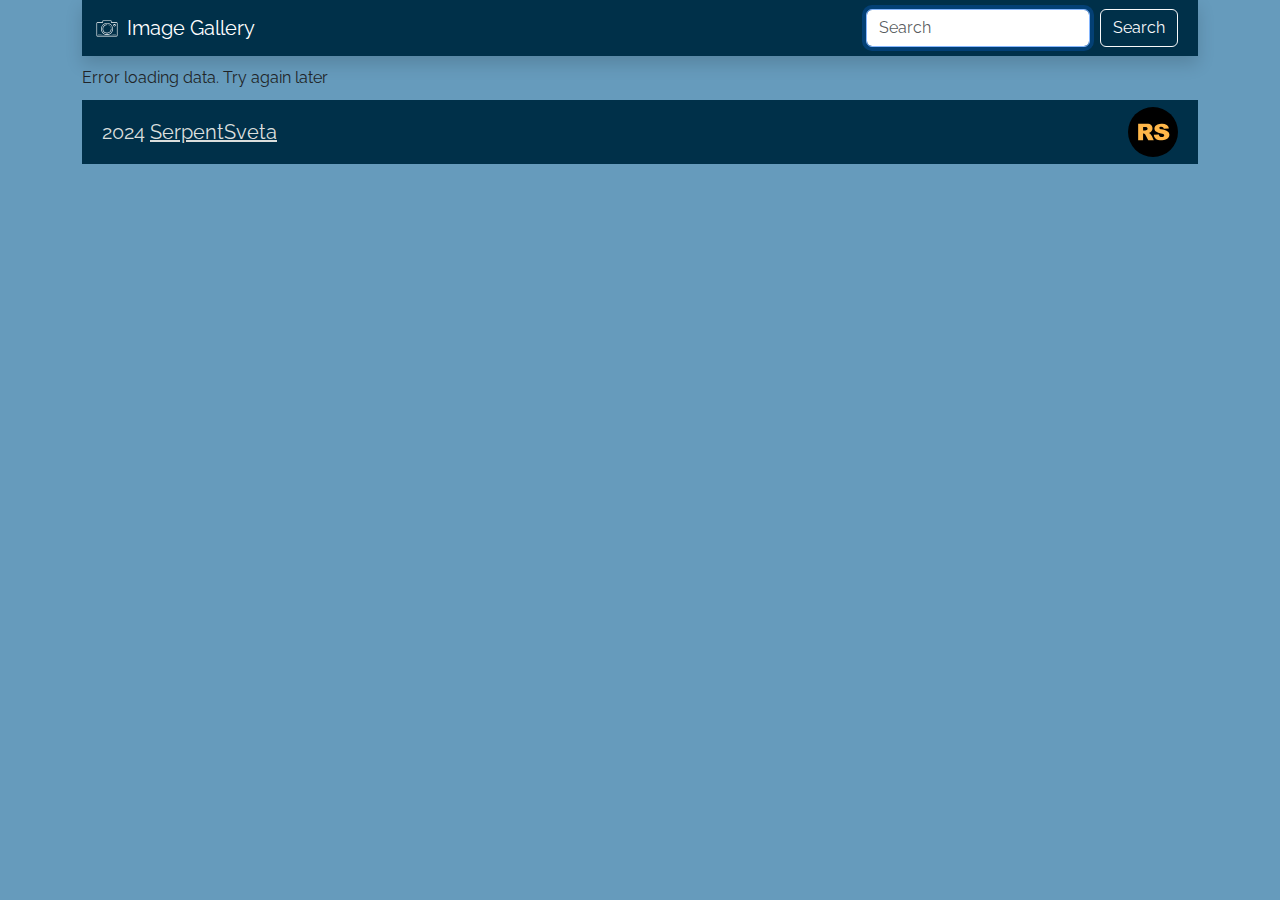
<file: image-gallery/index.html>
<!DOCTYPE html>
<html lang="en">

<head>
    <meta charset="UTF-8">
    <meta name="viewport" content="width=device-width, initial-scale=1.0">
    <title>Image Gallery</title>
    <link href="https://fonts.googleapis.com/css2?family=Roboto:ital,wght@0,400;0,700;1,400&display=swap"
        rel="stylesheet">
    <link rel="stylesheet" href="./css/bootstrap.css">
    <link rel="stylesheet" href="./css/bootstrap-grid.css">
    <link rel="stylesheet" href="./css/style.css">
</head>

<body>
    <div class="container-lg">
        <header class="header">
            <nav class="navbar navbar-light bg-light shadow">
                <a class="navbar-brand">
                    <img src="./img/icon-foto.svg" alt="Logo" width="30" height="24"
                        class="d-inline-block align-text-top">
                    Image Gallery</a>
                <form class="form-inline">
                    <input class="form-control mr-sm-2" type="text" placeholder="Search" aria-label="Search">
                    <button class="btn-close search-close hidden" type="button"> </button>
                    <button class="btn btn-outline-light my-2 my-sm-0 search focus-ring" type="submit">Search</button>
                </form>
            </nav>
        </header>
        <section class="gallery">
            <div class="gallery__container">
                <div class="column-1"></div>
                <div class="column-2"></div>
                <div class="column-3"></div>
            </div>
            <div class="errors"></div>
            <!-- Модальное окно -->
            <div class="modal fade" id="exampleModal" tabindex="-1" aria-labelledby="exampleModalLabel"
                aria-hidden="true">
                <div class="modal-dialog modal-lg">
                    <div class="modal-content">
                        <button type="button" class="btn-close" data-bs-dismiss="modal" aria-label="Закрыть"></button>
                        <!-- <div class="modal-header">
                            <button type="button" class="btn-close" data-bs-dismiss="modal"
                                aria-label="Закрыть"></button>
                        </div> -->
                        <div class="modal-body">
                        </div>
                    </div>
                </div>
            </div>
        </section>
        <footer class="footer">
            <div class="footer-info">2024 <a href="https://github.com/serpentsveta" target="_blank">SerpentSveta</a>
            </div>
            <a href="https://rs.school/courses/javascript-preschool-ru" target="_blank"><img class="footer__img"
                    src="./img/logo-rss.svg" alt="Логотип RS School"></a>
        </footer>
    </div>
    <script src="https://cdn.jsdelivr.net/npm/@popperjs/core@2.11.8/dist/umd/popper.min.js"
        integrity="sha384-I7E8VVD/ismYTF4hNIPjVp/Zjvgyol6VFvRkX/vR+Vc4jQkC+hVqc2pM8ODewa9r"
        crossorigin="anonymous"></script>
    <script src="https://cdn.jsdelivr.net/npm/bootstrap@5.3.3/dist/js/bootstrap.min.js"
        integrity="sha384-0pUGZvbkm6XF6gxjEnlmuGrJXVbNuzT9qBBavbLwCsOGabYfZo0T0to5eqruptLy"
        crossorigin="anonymous"></script>
    <script src="./index.js"></script>
</body>

</html>
</file>
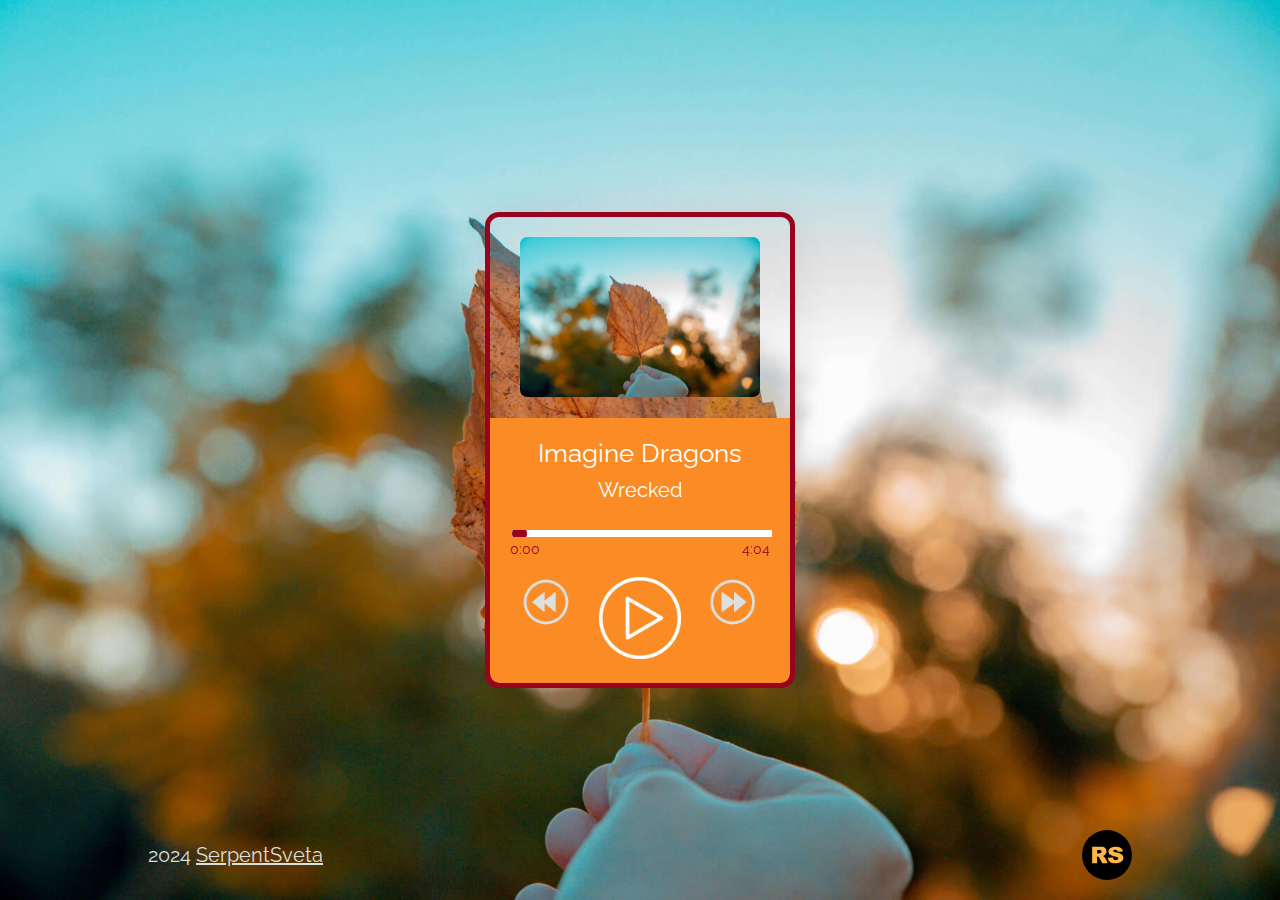
<file: js30-audio-player/index.html>
<!DOCTYPE html>
<html lang="en">

<head>
    <meta charset="UTF-8">
    <meta name="viewport" content="width=device-width, initial-scale=1.0">
    <link rel="preconnect" href="https://fonts.googleapis.com">
    <link rel="preconnect" href="https://fonts.gstatic.com" crossorigin>
    <link href="https://fonts.googleapis.com/css2?family=Raleway:ital,wght@0,100..900;1,100..900&display=swap"
        rel="stylesheet">
    <link rel="stylesheet" href="./style.css">
    <link rel="icon" type="image/x-icon" href="./favicon.svg">
    <title>Audio-player</title>
</head>

<body>
    <div class="pleer__wrapper cover1">
        <section class="pleer">
            <h1 class="h1__title">Audio-player</h1>
            <div class="pleer__img"><img class="cover" src="./assets/img/cover1.jpg" alt="Track cover"></div>
            <div class="pleer__description">
                <div class="pleer__title">
                    <p class="title__artist">Imagine Dragons</p>
                    <p class="title__song">Wrecked</p>
                    <audio class="pleer__audio" src="./assets/audio/audio1.mp3"></audio>
                </div>
                <div class="progress-bar-wrapper">
                <input type="range" min="1" max="100" value="0" class="progress-bar">
                <div class="pleer__progress-bar">
                    <div class="audio-current-time"> </div>
                    <div class="audio-duration"> </div>
                </div>
                </div>
                <div class="pleer__controls">
                    <div class="btn prev"><img src="./assets/btn/backward.png" alt="previous song"></div>
                    <div class="btn play"><img class="img__play" src="./assets/btn/play.png" alt="play song"></div>
                    <div class="btn next"><img src="./assets/btn/forward.png" alt="next song"></div>
                </div>
            </div>
        </section>
    </div>
    <footer class="footer">
        <div class="footer-info">2024 <a href="https://github.com/serpentsveta" target="_blank">SerpentSveta</a></div>
        <a href="https://rs.school/courses/javascript-preschool-ru" target="_blank"><img class="footer__img"
                src="./assets/img/logo-rss.svg" alt="Логотип RS School"></a>
    </footer>
<script src="./index.js"></script>
</body>

</html>
</file>
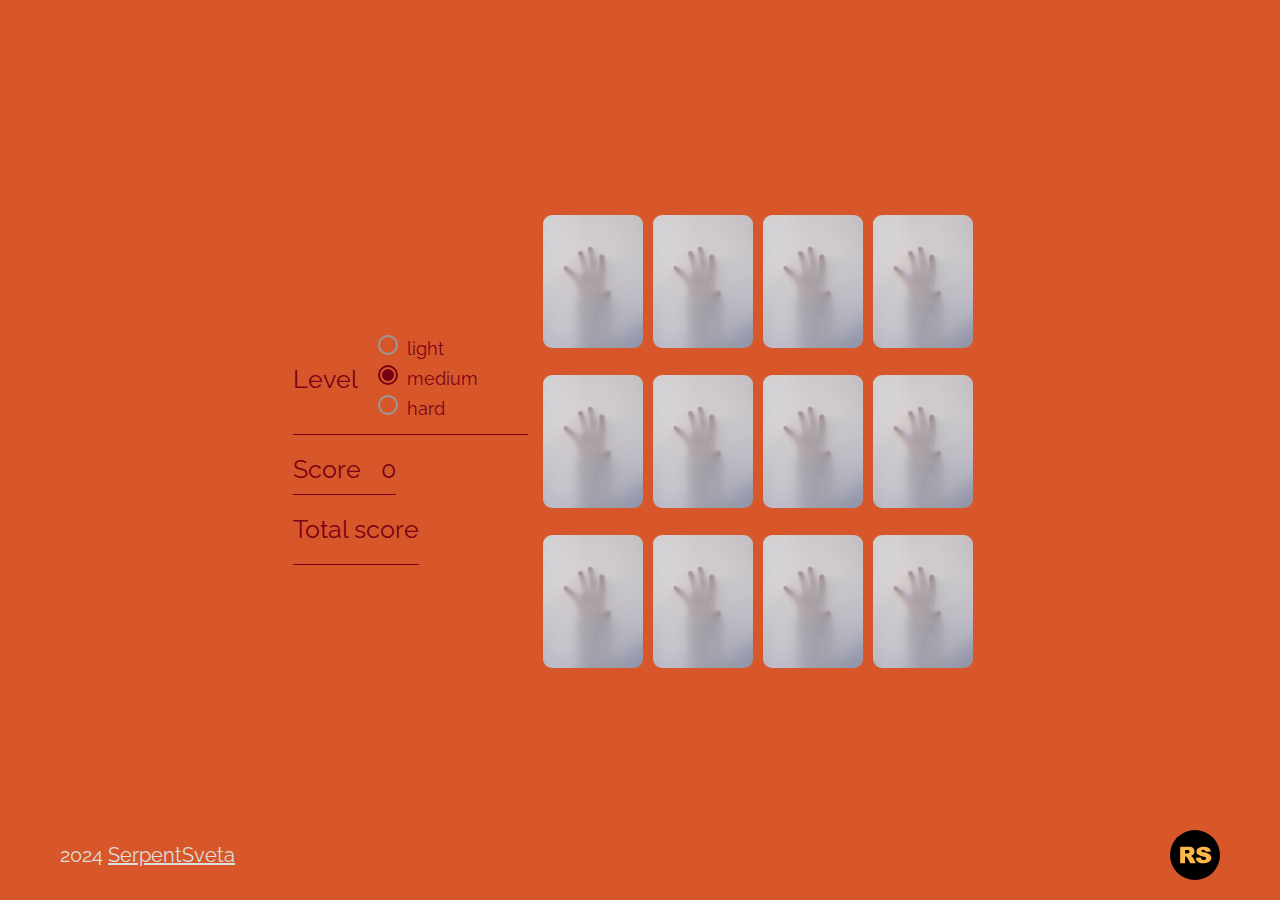
<file: random-game/index.html>
<!DOCTYPE html>
<html lang="en">

<head>
    <meta charset="UTF-8">
    <meta name="viewport" content="width=device-width, initial-scale=1.0">
    <link rel="stylesheet" href="./normalize.css">
    <link rel="stylesheet" href="./style.css">
    <title>Memory Game</title>
</head>

<body>
    <div class="game__wrapper">
        <section class="game__description">
            <div class="game__level">
                <p class="level__title">Level</p>
                <div class="imput__wrapper">
                    <label class="custom-radio">
                        <input type="radio" name="level" value="light">
                        <span class="input__text">light</span>
                    </label>
                    <label class="custom-radio">
                        <input type="radio" name="level" value="medium" checked>
                        <span class="input__text">medium</span>
                    </label>
                    <label class="custom-radio">
                        <input type="radio" name="level" value="hard">
                        <span class="input__text">hard</span>
                    </label>
                </div>

            </div>
            <div class="game__count">
                <p class="count__title">Score</p>
                <p class="count__score"> </p>
            </div>
            <div class="total__count">
                <p class="total__title">Total score</p>
                <div class="total__results"></div>
                <!-- <div class="total__score">
                <div class="play__count">Game 1</div>
                <div class="play__score">25</div>
                </div> -->
            </div>
        </section>
        <section class="game">
            <audio class="audio" src="./win.mp3"></audio>
        </section>
    </div>
    <footer class="footer">
        <div class="footer-info">2024 <a href="https://github.com/serpentsveta" target="_blank">SerpentSveta</a></div>
        <a href="https://rs.school/courses/javascript-preschool-ru" target="_blank"><img class="footer__img"
                src="./icons/logo-rss.svg" alt="Логотип RS School"></a>
    </footer>
    <script type="module" src="./scripts/index.js" defer></script>
</body>

</html>
</file>
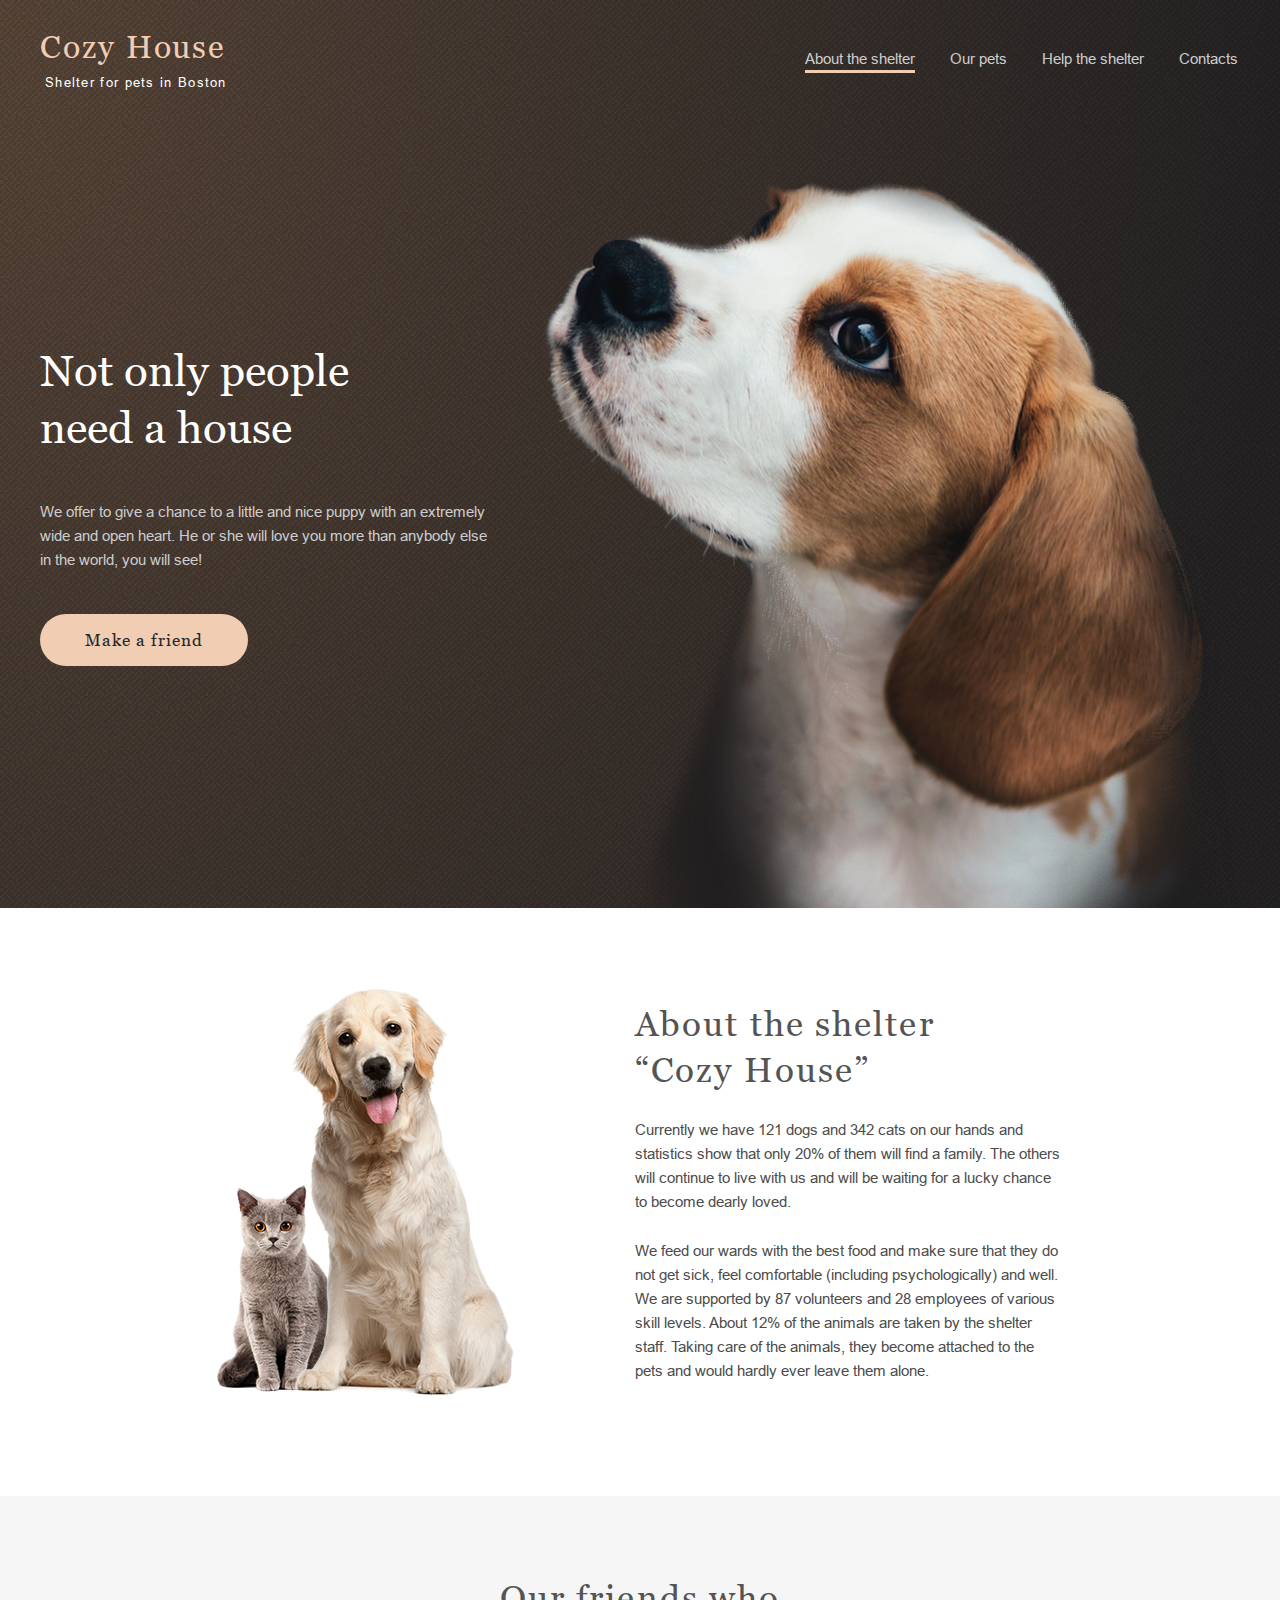
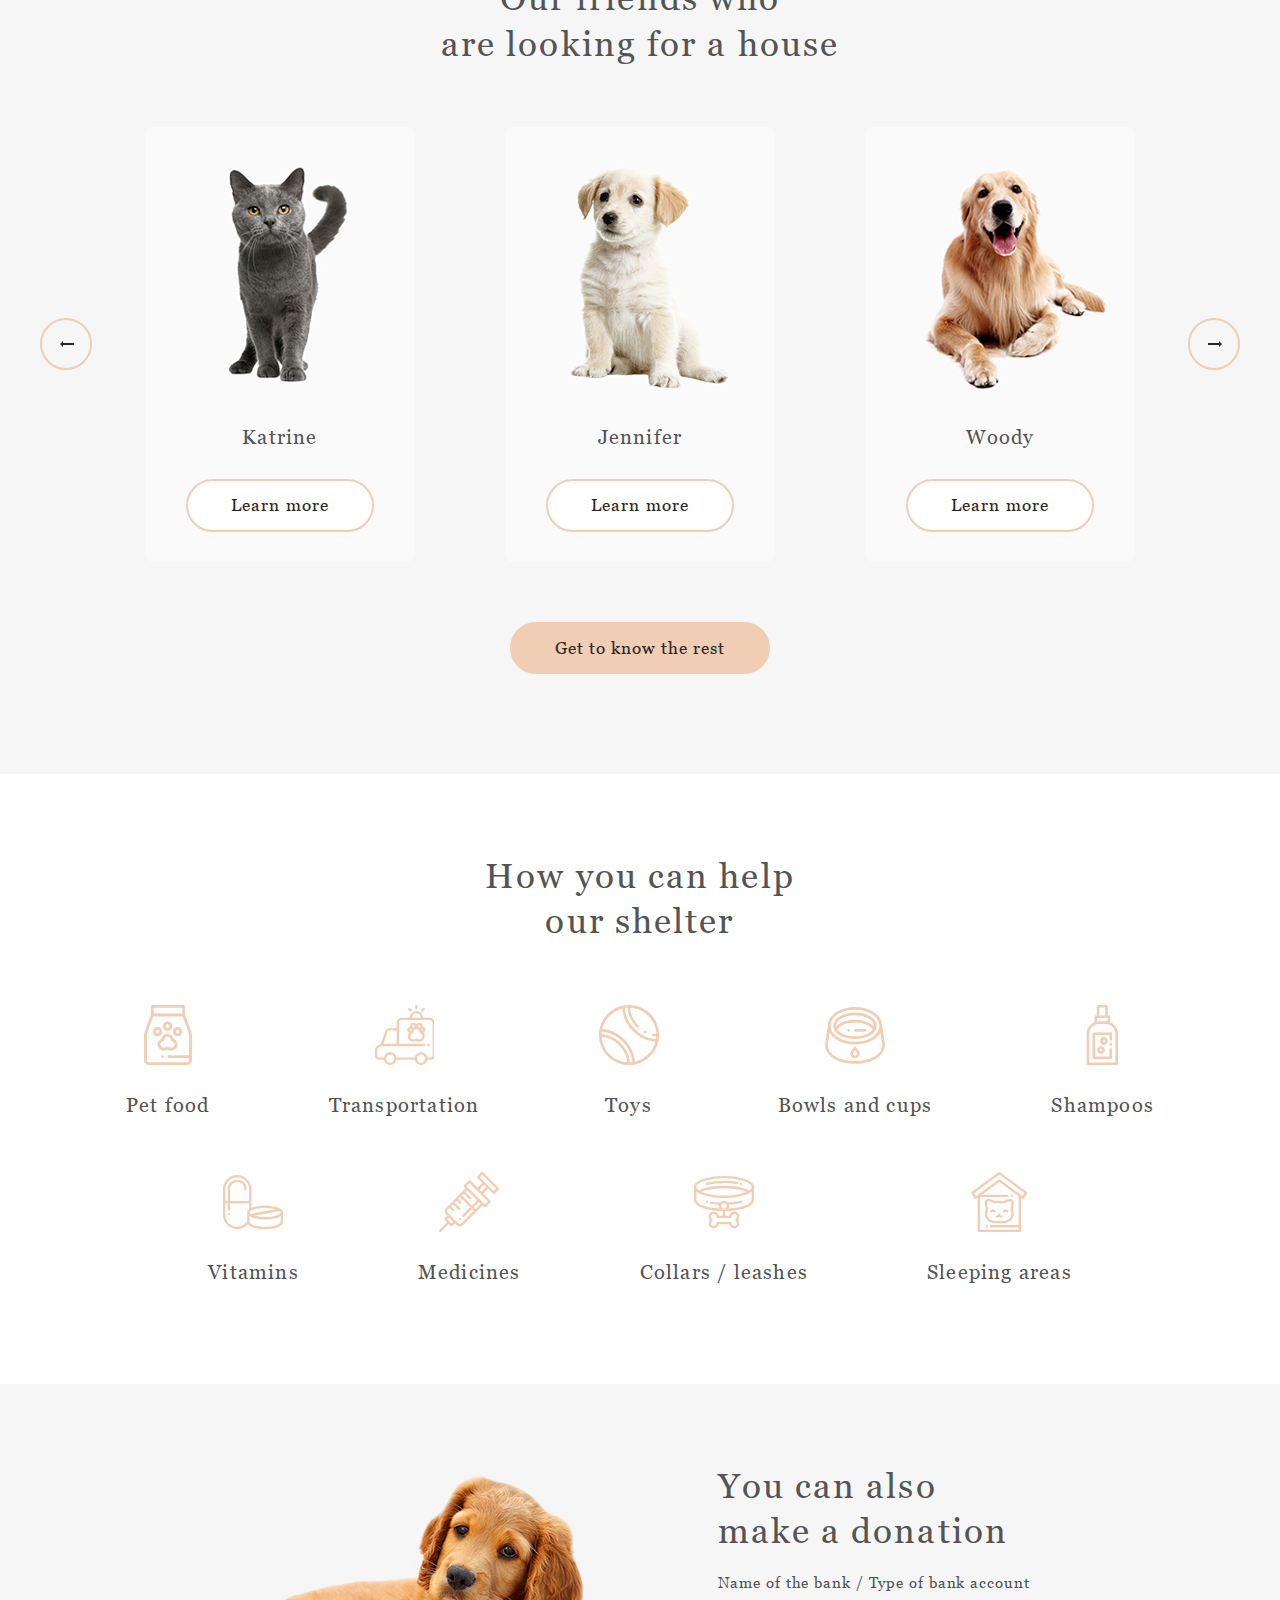
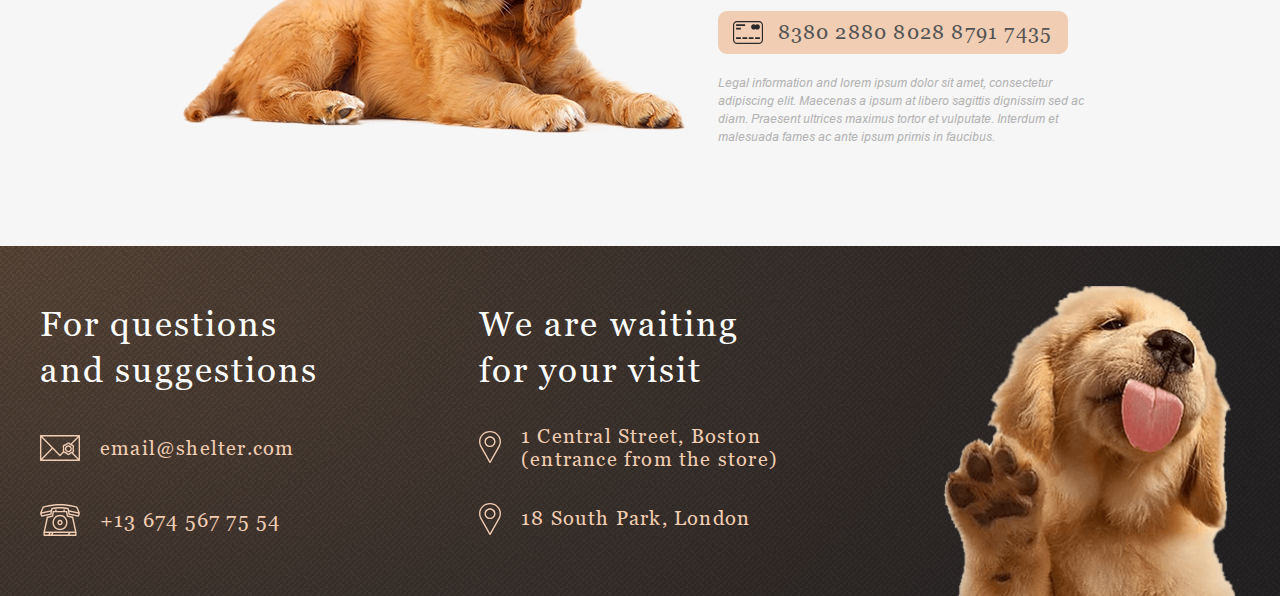
<file: shelter-part2/index.html>
<!DOCTYPE html>
<html lang="en">

<head>
    <meta charset="UTF-8">
    <meta name="viewport" content="width=device-width, initial-scale=1.0">
    <title>Cozy House</title>
    <link rel="stylesheet" href="./style.css">
    <link rel="icon" type="image/x-icon" href="./assets/icons/favicon.svg">
</head>

<body>
    <header class="header">
        <div class="container header__container">
            <div class="header__row">
                <div class="logo header__logo">
                    <a class="logo__link" href="#no_scroll">
                        <h1 class="logo__title">Cozy House</h1>
                        <span class="logo__subtitle">Shelter for pets in Boston</span>
                    </a>
                </div>
                <nav class="nav header__nav">
                    <ul class="nav__list">
                        <li class="nav__item"><a class="link color-background active" href="#">About the shelter</a>
                        </li>
                        <li class="nav__item"><a class="link color-background" href="./pets/index.html">Our pets</a>
                        </li>
                        <li class="nav__item"><a class="link color-background" href="#help">Help the shelter</a></li>
                        <li class="nav__item"><a class="link color-background" href="#contacts">Contacts</a></li>
                    </ul>
                </nav>
                <div class="header__btn">
                    <button class="header__icon" type="button"><span class="icon-line"></span><span
                            class="icon-line"></span><span class="icon-line"></span></button>
                </div>
            </div>
        </div>
    </header>
    <main>
        <section class="hero">
            <div class="container hero__container">
                <div class="hero__content">
                    <h2 class="hero__title">Not only people <br>need a house</h2>
                    <p class="hero__text">We offer to give a chance to a little and nice puppy with an extremely wide
                        and open heart. He or she will love you more
                        than anybody else in the world, you will see!</p>
                    <div class="hero__button-wrapper"><a class="button button_colorized" href="#our-Friends">Make a
                            friend</a></div>
                </div>
                <img class="hero__img" src="./assets/img/start-screen-puppy.png" width="698" alt="Puppy need a house">
            </div>
        </section>
        <section class="about">
            <div class="container about__container">
                <div class="about__row">
                    <img class="about__img" src="./assets/img/about-pets.png" width="300" alt="Cat and Dog">
                    <div class="about__content">
                        <h3 class="about__title title-h3">About the shelter <br>“Cozy House”</h3>
                        <p class="about__text">Currently we have 121 dogs and 342 cats on our hands and statistics
                            show
                            that only 20% of them will find a family. The
                            others will continue to live with us and will be waiting for a lucky chance to become
                            dearly
                            loved.</p>
                        <p class="about__text">We feed our wards with the best food and make sure that they do not
                            get
                            sick, feel comfortable (including
                            psychologically) and well. We are supported by 87 volunteers and 28 employees of various
                            skill levels. About 12% of the
                            animals are taken by the shelter staff. Taking care of the animals, they become attached
                            to
                            the pets and would hardly
                            ever leave them alone.</p>
                    </div>
                </div>
            </div>
        </section>
        <section class="our-friends">
            <div class="container our-friends__container">
                <h3 class="our-friends__title title-h3" id="our-Friends">Our friends who <br>are looking for a house
                </h3>
                <div class="slider our-friends__slider">
                    <div class="arrow-wrapper"><button class="slider__arrow" type="button"><span
                                class="slider__arrow-left"></span></button></div>
                    <div class="cards our-friends__cards">
                        <div class="card our-friends__card">
                            <img class="card__img" src="./assets/img/pets-katrine.png" alt="Pet Katrine">
                            <h4 class="card__title">Katrine</h4>
                            <div class="card__button">
                                <button class="button" type="button">Learn more</button>
                            </div>
                        </div>
                        <div class="card our-friends__card__center">
                            <img class="card__img" src="./assets/img/pets-jennifer.png" alt="Pet Jennifer">
                            <h4 class="card__title">Jennifer</h4>
                            <div class="card__button"><button class="button" type="button">Learn more</button></div>
                        </div>
                        <div class="card our-friends__card card__last">
                            <img class="card__img" src="./assets/img/pets-woody.png" alt="Pet Woody">
                            <h4 class="card__title">Woody</h4>
                            <div class="card__button"><button class="button" type="button">Learn more</button></div>
                        </div>
                    </div>
                    <div class="arrow-wrapper"><button class="slider__arrow" type="button"><span
                                class=" slider__arrow-right"></span></button></div>
                </div>
                <div class="slider our-friends__slider-480">
                    <div class="cards our-friends__cards">
                        <div class="card our-friends__card">
                            <img class="card__img" src="./assets/img/pets-katrine.png" alt="Pet Katrine">
                            <h4 class="card__title">Katrine</h4>
                            <div class="card__button">
                                <button class="button" type="button">Learn more</button>
                            </div>
                        </div>
                    </div>
                    <div class="arrow-wrapper-480">
                        <div class="arrow-wrapper"><button class="slider__arrow" type="button"><span
                                    class="slider__arrow-left"></span></button>
                        </div>
                        <div class="arrow-wrapper"><button class="slider__arrow" type="button"><span
                                    class=" slider__arrow-right"></span></button>
                        </div>
                    </div>
                </div>
                <div class="our-friends__button"><a class="button button_colorized" href="./pets/index.html">Get to know
                        the rest</a>
                </div>
            </div>
        </section>
        <section class="help">
            <div class="container help__container">
                <h3 class="help__title title-h3" id="help">How you can help<br>our shelter</h3>
                <div class="help__row">
                    <div class="help__item">
                        <div class="help__img food-img"></div>
                        <p class="help__description">Pet food</p>
                    </div>
                    <div class="help__item">
                        <div class="help__img transportation-img"></div>
                        <p class="help__description">Transportation</p>
                    </div>
                    <div class="help__item">
                        <div class="help__img toys-img"></div>
                        <p class="help__description">Toys</p>
                    </div>
                    <div class="help__item">
                        <div class="help__img bowls-img"></div>
                        <p class="help__description">Bowls and cups</p>
                    </div>
                    <div class="help__item">
                        <div class="help__img shampoos-img"></div>
                        <p class="help__description">Shampoos</p>
                    </div>
                    <div class="help__item">
                        <div class="help__img vitamins-img"></div>
                        <p class="help__description">Vitamins</p>
                    </div>
                    <div class="help__item">
                        <div class="help__img medicines-img"></div>
                        <p class="help__description">Medicines</p>
                    </div>
                    <div class="help__item">
                        <div class="help__img collars-img"></div>
                        <p class="help__description">Collars / leashes</p>
                    </div>
                    <div class="help__item">
                        <div class="help__img sleeping-img"></div>
                        <p class="help__description">Sleeping areas</p>
                    </div>
                </div>
            </div>
        </section>
        <section class="in-addition">
            <div class="container in-addition__container">
                <div class="in-addition__row">
                    <div class="in-addition__img"></div>
                     <div class="in-addition__content">
                        <h3 class="in-addition__title title-h3">You can also<br> make a donation</h3>
                        <p class="in-addition__bank">Name of the bank / Type of bank account</p>
                        <p class="in-addition__credit-card"><a class="number-card" href="#no_scroll">8380 2880 8028 8791
                                7435</a></p>
                        <p class="in-addition__information">Legal information and lorem ipsum dolor sit amet,
                            consectetur adipiscing elit. Maecenas a ipsum at libero sagittis
                            dignissim sed ac diam. Praesent ultrices maximus tortor et vulputate. Interdum et malesuada
                            fames ac ante ipsum primis
                            in faucibus.</p>
                    </div>
                </div>
            </div>
        </section>
    </main>
    <footer class="footer" id="contacts">
        <div class="container footer__container">
            <div class="footer__row">
                <div class="footer__contacts">
                    <h3 class="footer__title title-h3">For questions and suggestions</h3>
                    <a class="footer__email" href="mailto:email@shelter.com">email@shelter.com</a>
                    <a class="footer__tel" href="tel:+136745677554">+13&nbsp;674&nbsp;567&nbsp;75&nbsp;54</a>
                </div>
                <div class="footer__address">
                    <h3 class="footer__title title-h3">We are waiting for your visit</h3>
                    <a class="footer__street footer__street-first" href="https://maps.app.goo.gl/61dFgsZNUPnAGi9c9"
                        target="_blank">1 Central Street, Boston <br>(entrance from the store)</a>
                    <a class="footer__street footer__street-second" href="https://maps.app.goo.gl/m8Cf1vYzxY1F7phD8"
                        target="_blank">18 South Park, London</a>
                </div>
                <img class="footer__img" src="./assets/img/footer-puppy.png" width="300" height="310"
                    alt="A dog with his tongue hanging out">
            </div>
        </div>
    </footer>
    <script src="./index.js"></script>
</body>

</html>
</file>
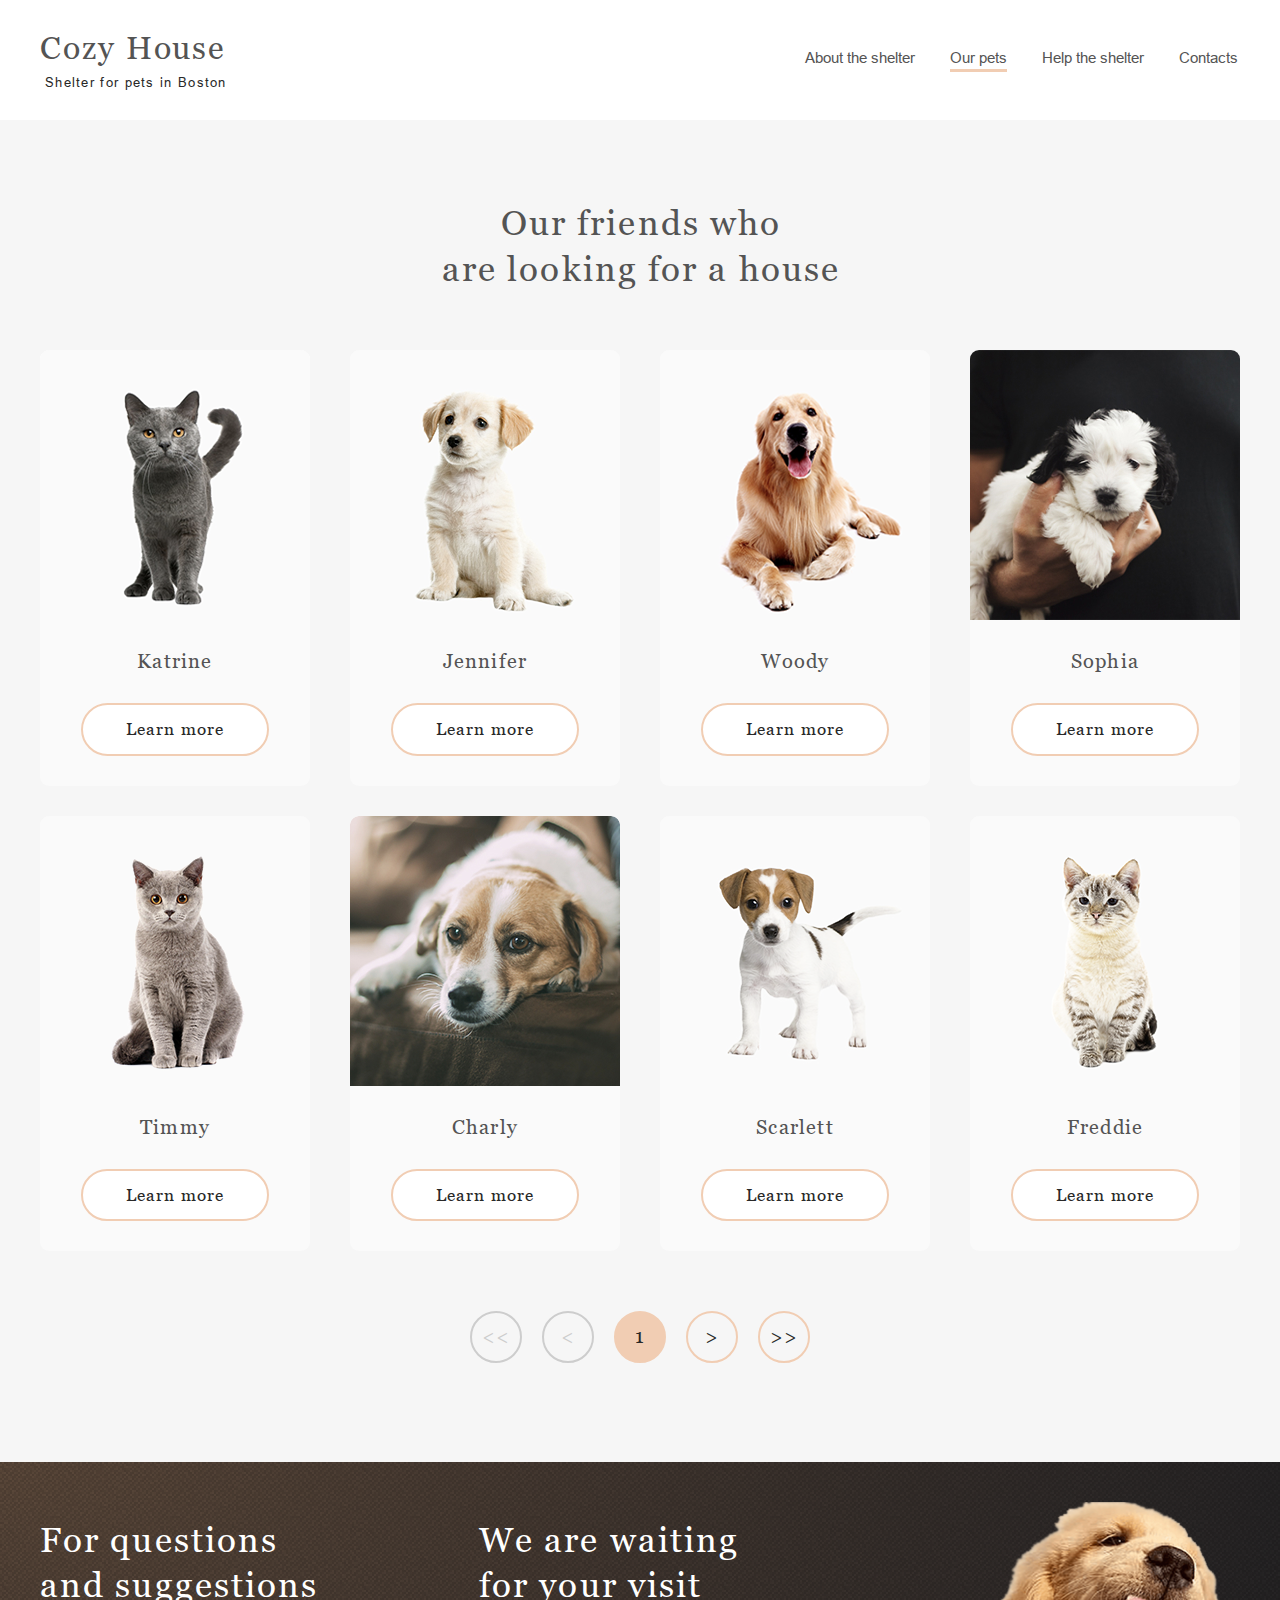
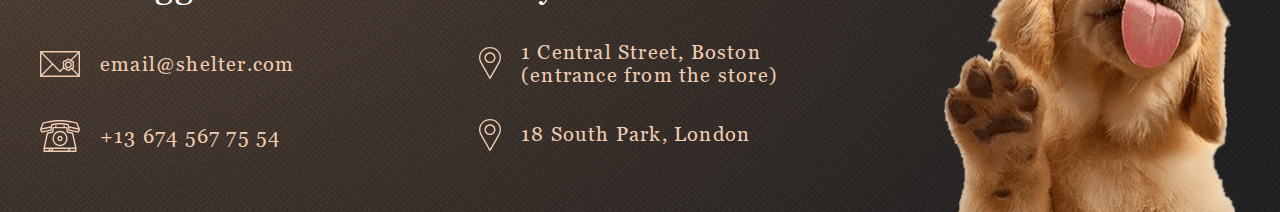
<file: shelter-part2/pets/index.html>
<!DOCTYPE html>
<html lang="en">

<head>
    <meta charset="UTF-8">
    <meta name="viewport" content="width=device-width, initial-scale=1.0">
    <title>Our pets</title>
    <link rel="stylesheet" href="./style.css">
    <link rel="icon" type="image/x-icon" href="../assets/icons/favicon.svg">
</head>

<body>
    <header class="header">
        <div class="container header__container">
            <div class="header__row">
                <div class="logo header__logo">
                    <a class="logo__link" href="../index.html">
                        <h1 class="logo__title">Cozy House</h1>
                        <span class="logo__subtitle">Shelter for pets in Boston</span>
                    </a>
                </div>
                <nav class="nav header__nav">
                    <ul class="nav__list">
                        <li class="nav__item"><a class="link white-background" href="../index.html">About the
                                shelter</a>
                        </li>
                        <li class="nav__item"><a class="link white-background active" href="#">Our pets</a></li>
                        <li class="nav__item"><a class="link white-background" href="../index.html#help">Help the
                                shelter</a></li>
                        <li class="nav__item"><a class="link white-background" href="#contacts">Contacts</a></li>
                    </ul>
                </nav>
                <div class="header__btn">
                    <button class="header__icon" type="button"><span class="icon-line"></span><span
                            class="icon-line"></span><span class="icon-line"></span></button>
                </div>
            </div>
        </div>
    </header>
    <main>
        <section class="our-friends">
            <div class="container our-friends__container">
                <h3 class="our-friends__title title-h3">Our friends who <br>are looking for a house</h3>
                <div class="slider our-friends__slider">
                    <div class="card our-friends__card">
                        <img class="card__img" src="../assets/img/pets-katrine.png" alt="Pet Katrine">
                        <h4 class="card__title">Katrine</h4>
                        <div class="card__button">
                            <button class="button" type="button">Learn more</button>
                        </div>
                    </div>
                    <div class="card our-friends__card">
                        <img class="card__img" src="../assets/img/pets-jennifer.png" alt="Pet Jennifer">
                        <h4 class="card__title">Jennifer</h4>
                        <div class="card__button"><button class="button" type="button">Learn more</button></div>
                    </div>
                    <div class="card our-friends__card">
                        <img class="card__img" src="../assets/img/pets-woody.png" alt="Pet Woody">
                        <h4 class="card__title">Woody</h4>
                        <div class="card__button"><button class="button" type="button">Learn more</button></div>
                    </div>
                    <div class="card our-friends__card">
                        <img class="card__img" src="../assets/img/pets-sophia.jpg" alt="Pet Sophia">
                        <h4 class="card__title">Sophia</h4>
                        <div class="card__button"><button class="button" type="button">Learn more</button></div>
                    </div>
                    <div class="card our-friends__card">
                        <img class="card__img" src="../assets/img/pets-timmy.png" alt="Pet Timmy">
                        <h4 class="card__title">Timmy</h4>
                        <div class="card__button"><button class="button" type="button">Learn more</button></div>
                    </div>
                    <div class="card our-friends__card">
                        <img class="card__img" src="../assets/img/pets-charly.jpg" alt="Pet Charly">
                        <h4 class="card__title">Charly</h4>
                        <div class="card__button"><button class="button" type="button">Learn more</button></div>
                    </div>
                    <div class="card our-friends__card">
                        <img class="card__img" src="../assets/img/pets-scarlet.png" alt="Pet Scarlett">
                        <h4 class="card__title">Scarlett</h4>
                        <div class="card__button"><button class="button" type="button">Learn more</button></div>
                    </div>
                    <div class="card our-friends__card">
                        <img class="card__img" src="../assets/img/pets-freddie.png" alt="Pet Freddie">
                        <h4 class="card__title">Freddie</h4>
                        <div class="card__button"><button class="button" type="button">Learn more</button></div>
                    </div>
                </div>
                <div class="navigation">
                    <div class="arrow-wrapper"><button class="slider__arrow navigation_inactive" type="button"><span
                            class="paginator paginator_inactive">&lt;&lt;</span></button></div>
                    <div class="arrow-wrapper"><button class="slider__arrow navigation_inactive" type="button"><span
                            class="paginator paginator_inactive">&lt;</span></button></div>
                    <div class="arrow-wrapper"><button class="slider__arrow navigation_active" type="button"><span
                            class="paginator">1</span></button></div>
                    <div class="arrow-wrapper"><button class="slider__arrow" type="button"><span class="paginator">&gt;</span></button></div>
                    <div class="arrow-wrapper"><button class="slider__arrow" type="button"><span class="paginator">&gt;&gt;</span></button></div>
                </div>
            </div>
        </section>
    </main>
    <footer class="footer" id="contacts">
        <div class="container footer__container">
            <div class="footer__row">
                <div class="footer__contacts">
                    <h3 class="footer__title title-h3">For questions and suggestions</h3>
                    <a class="footer__email" href="mailto:email@shelter.com">email@shelter.com</a>
                    <a class="footer__tel" href="tel:+136745677554">+13&nbsp;674&nbsp;567&nbsp;75&nbsp;54</a>
                </div>
                <div class="footer__address">
                    <h3 class="footer__title title-h3">We are waiting for your visit</h3>
                    <a class="footer__street footer__street-first" href="https://maps.app.goo.gl/61dFgsZNUPnAGi9c9"
                        target="_blank">1 Central Street, Boston <br>(entrance from the store)</a>
                    <a class="footer__street footer__street-second" href="https://maps.app.goo.gl/m8Cf1vYzxY1F7phD8"
                        target="_blank">18 South Park, London</a>
                </div>
                <img class="footer__img" src="../assets/img/footer-puppy.png" width="300" height="310"
                    alt="A dog with his tongue hanging out">
            </div>
        </div>
    </footer>
</body>

</html>
</file>
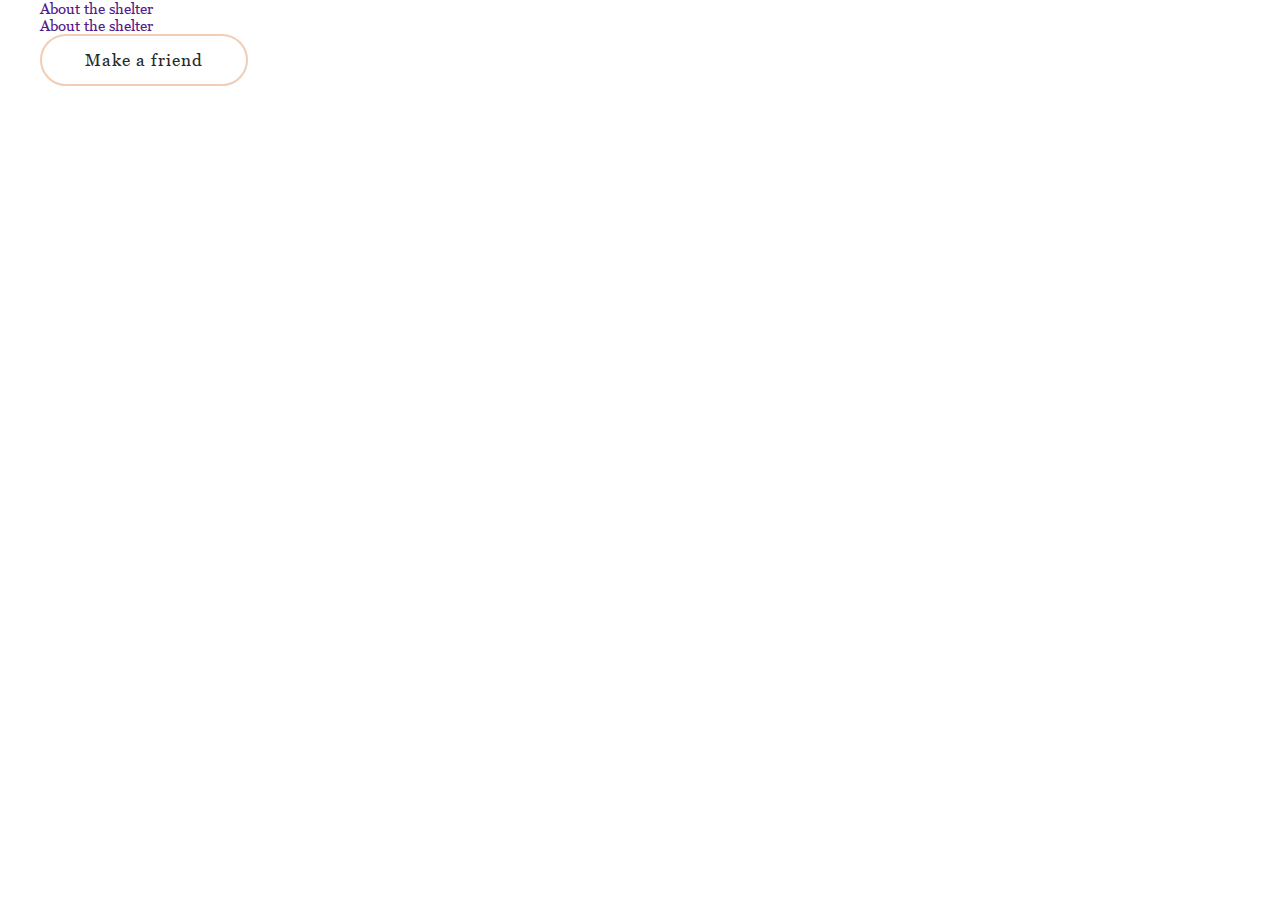
<file: shelter-part2/components.html>
<!DOCTYPE html>
<html lang="en">
<head>
    <meta charset="UTF-8">
    <meta name="viewport" content="width=device-width, initial-scale=1.0">
    <title>Компоненты</title>
    <link rel="stylesheet" href="style.css">
</head>
<body>
<div class="container">
<a class="button_color-background" href="">About the shelter</a>  <br>
<a class="button_white-background" href="">About the shelter</a>  <br>
<a class="button">Make a friend</a>
</div>
</body>
</html>
</file>
<file: image-gallery/css/style.css>
@import url("https://fonts.googleapis.com/css2?family=Playfair+Display:ital,wght@0,400..900;1,400..900&family=Raleway:ital,wght@0,100..900;1,100..900&family=Roboto:ital,wght@0,100;0,300;0,400;0,500;0,700;0,900;1,100;1,300;1,400;1,500;1,700;1,900&display=swap");

* {
    box-sizing: border-box;
    margin: 0;
    padding: 0;
}

html {
    width: 100%;
    height: 100%;
    scroll-behavior: smooth;
}


body {
    width: 100%;
    height: 100%;
    margin: 0;
    padding: 0;
    align-items: center;
    font-family: "Raleway", sans-serif;
    font-weight: 400;
    font-style: normal;
    background-color: #669bbc;
}

.bg-light {
    background-color: #003049;
}

.header {
    padding-bottom: 10px;
}

.container {
    width: 100%;
    max-width: 1280px;
    height: 100vh;
    margin: 0 auto;
    text-align: center;
    padding: 20px;
    display: flex;
    flex-direction: column;
    justify-content: space-between;
}

.form-inline {
    display: flex;
}

.bg-dark {
    background-color: white;
}

.modal-body img {
    max-height: 90vh;
    width: auto;
    display: block;
    margin: 0 auto;
}

.btn-close {
    position: absolute;
    top: 20px;
    right: 15px;
    z-index: 1;
    background-color: #fff;
}


.gallery {
    margin-bottom: 10px;
}

.gallery__container {
    display: grid;
    grid-template-columns: repeat(3, 1fr);
    gap: 20px;
}

.gallery__img {
    width: 100%;
    height: auto;
    margin-bottom: 20px;
    display: block;
    cursor: pointer;
    transition: all 1s ease;
}

.gallery__img:hover {
    transform: scale(0.95);
}

.hidden {
    display: none;
}

.search-close {
    cursor: pointer;
    top: 20px;
    right: 107px;
    width: 0.5rem;
    height: 0.5rem;
}

/* .img__search {
    cursor: pointer;
} */

.footer {
    background-color: #003049;
}

.footer {
    width: 100%;
    padding-top: 7px;
    padding-bottom: 7px;
    padding-left: 20px;
    padding-right: 20px;
    display: flex;
    justify-content: space-between;
    align-items: center;
    margin: 0 auto;
}

.footer-info {
    font-size: 20px;
    color: #dbdfdd;
}

.footer-info a {
    color: #dbdfdd;
}

.footer__img {
    width: 50px;
    height: 100%;
    display: block;
}
</file>
<file: js30-audio-player/style.css>
html {
    box-sizing: border-box;
    scroll-behavior: smooth;
    width: 100%;
    height: 100%;
}

*,
::after,
::before {
    box-sizing: inherit;
}

body {
    width: 100%;
    height: 100%;
    margin: 0;
    padding: 0;
    font-family: "Raleway", sans-serif;
    font-optical-sizing: auto;
    font-weight: 400;
    font-style: normal;
    position: relative;
}

.pleer__wrapper {
    width: 100%;
    height: 100vh;
    display: flex;
    flex-direction: column;
    justify-content: center;
    align-items: center;
}

.cover {
    transform: scale(0.8);
    transition: transform 1s ease;
    border-bottom-left-radius: 9px;
    border-bottom-right-radius: 9px;
}

.cover-scale {
    transform: scale(1);
}

.cover1 {
    background: center / contain no-repeat url("./assets/img/cover1.jpg");
    background-size: cover;
}

.cover2 {
    background: center / contain no-repeat url("./assets/img/cover2.jpg");
    background-size: cover;
}

.cover3 {
    background: center / contain no-repeat url("./assets/img/cover3.jpg");
    background-size: cover;
}

.cover4 {
    background: center / contain no-repeat url("./assets/img/cover4.jpg");
    background-size: cover;
}

.h1__title {
    display: none;
}

.pleer {
    max-width: 300px;
    width: 100%;
    margin: 0 auto;
    box-shadow: 0 2px 35px 14px rgba(13, 13, 13, 0.04);
    outline: 5px solid #9a031e;
    border-radius: 9px;
}

.pleer__img {
    overflow: hidden;
}

.pleer__img .cover {
    display: block;
    max-width: 100%;
    border-top-left-radius: 9px;
    border-top-right-radius: 9px;
}

.pleer__description {
    display: flex;
    flex-direction: column;
    justify-content: space-between;
    gap: 20px;
    background-color: #fb8b24;
    padding: 20px;
    border-bottom-left-radius: 9px;
    border-bottom-right-radius: 9px;
}

.title__artist {
    margin: 0;
    margin-bottom: 10px;
    font-size: 26px;
    color: #fff;
    text-align: center;
}

.title__song {
    margin: 0;
    font-size: 20px;
    color: #fff;
    text-align: center;
}

.progress-bar {
    transition: all 0.1s linear;
}

/* Стилизация прогресс-бара */
input[type=range] {
    width: 100%;
    -webkit-appearance: none;
    -moz-appearance: none;
    appearance: none;
    outline: none;
    overflow: hidden;
    height: 7px;
}

input[type=range]::-webkit-slider-runnable-track {
    height: 7px;
    background-color: #fff;
}

input[type=range]::-moz-range-track {
    height: 7px;
    background-color: #fff;
}

input[type=range]::-moz-range-thumb {
    cursor: pointer;
    background-color: #9a031e;
}

input[type=range]::-webkit-slider-thumb {
    -webkit-appearance: none;
    appearance: none;
    width: 15px;
    height: 15px;
    background-color: #9a031e;
    border-radius: 50%;
    box-shadow: 0px 0px 5px rgba(0, 0, 0, 0.2);
    cursor: pointer;
    position: relative;
    top: -4px;
}

.pleer__progress-bar {
    display: flex;
    justify-content: space-between;
    align-items: center;
    width: 100%;
}

.audio-current-time,
.audio-duration {
    color: #9a031e;
    font-size: 14px;
}

.btn {
    filter: invert(100%);
    text-align: center;
    cursor: pointer;
}

.btn img {
    width: 70%;
    transition: all 0.5s linear;
}

.btn img:hover {
    transform: scale(1.1);
}

.btn img:active {
    transform: rotate(180deg);
}

.pleer__controls {
    display: flex;
    justify-content: space-between;
}

.footer {
    max-width: 1024px;
    width: 100%;
    padding: 20px;
    display: flex;
    justify-content: space-between;
    align-items: center;
    margin: 0 auto;
    position: absolute;
    bottom: 0;
    left: 0;
    right: 0;
}

.footer-info {
    font-size: 20px;
    color: #dbdfdd;
}

.footer-info a {
    color: #dbdfdd;
}

.footer__img {
    width: 50px;
    height: 100%;
    display: block;
}
</file>
<file: random-game/style.css>
@import url("https://fonts.googleapis.com/css2?family=Playfair+Display:ital,wght@0,400..900;1,400..900&family=Raleway:ital,wght@0,100..900;1,100..900&family=Roboto:ital,wght@0,100;0,300;0,400;0,500;0,700;0,900;1,100;1,300;1,400;1,500;1,700;1,900&display=swap");

* {
    box-sizing: border-box;
    margin: 0;
    padding: 0;
}

html {
    width: 100%;
    height: 100%;
    scroll-behavior: smooth;
}

body {
    width: 100%;
    height: 100vh;
    margin: 0;
    padding: 0;
    display: flex;
    flex-direction: column;
    justify-content: center;
    font-family: "Raleway", sans-serif;
    font-optical-sizing: auto;
    font-weight: 400;
    font-style: normal;
    position: relative;
    background-color: #d8572a;
}

.game__wrapper {
    max-width: 1200px;
    display: flex;
    align-items: center;
    margin: 0 auto;
}

.game {
    width: 100%;
    margin: 0 auto;
    padding: 40px 15px;
    display: grid;
    grid-template-columns: repeat(4, minmax(auto, 100px));
    gap: 10px;
    justify-content: center;
    align-items: center;
    perspective: 1000px;
}

.card {
    width: 100%;
    height: 150px;
    position: relative;
    border-radius: 9px;
    transition: all 0.2s ease-in;
    transform-style: preserve-3d;
}

.card:active {
    transform: scale(0.9);
    transition: all 0.3s ease-in;
}

.card:hover {
    cursor: pointer;
}

.flip {
    transform: rotateY(180deg);
}

@media (hover: hover) {
    .card:hover {
        box-shadow: 0 2px 35px 14px rgba(13, 13, 13, 0.04);
    }
}

.card__img {
    width: 100%;
    aspect-ratio: 3 / 4;
    border-radius: 9px;
    object-fit: cover;
    position: absolute;
    backface-visibility: hidden;
}

.front-cover {
    transform: rotateY(180deg);
}

.game__description {
    display: flex;
    flex-direction: column;
    gap: 20px;
    align-items: flex-start;
    justify-content: center;
}

.game__level, .game__count {
    display: flex;
    gap: 20px;
    align-items: center;
    border-bottom: 1px solid #780116;
    padding-bottom: 10px;
}

.total__count {
    border-bottom: 1px solid #780116;
    padding-bottom: 10px;
}

.level__title,
.count__title, .total__title {
    font-size: 25px;
    color: #780116;
}

.count__score {
    font-size: 25px;
    color: #780116;
}

.total__title {
margin-bottom: 10px;
}

.total__score {
    display: flex;
    gap: 10px;
    color: #780116;
}

.imput__wrapper {
    display: flex;
    flex-direction: column;
    width: 150px;
}

.input__text {
    font-size: 18px;
    color: #780116;
    padding: 5px;
}

.custom-radio {
    padding-bottom: 5px;
}

.custom-radio input[type="radio"] {
    appearance: none;
    /* Скрываем стандартную радиокнопку */
    width: 20px;
    height: 20px;
    border: 2px solid #999;
    border-radius: 50%;
    position: relative;
    cursor: pointer;
    outline: none;
}

.custom-radio input[type="radio"]:checked {
    border-color: #780116;
    /* Меняем цвет границы при выборе */
}

.custom-radio input[type="radio"]::before {
    content: "";
    position: absolute;
    top: 50%;
    left: 50%;
    width: 12px;
    height: 12px;
    background-color: #780116;
    border-radius: 50%;
    transform: translate(-50%, -50%) scale(0);
    /* Начальный размер - 0 */
    transition: transform 0.2s ease-in-out;
    /* Анимация */
}

.custom-radio input[type="radio"]:checked::before {
    transform: translate(-50%, -50%) scale(1);
    /* Увеличиваем кружок при выборе */
}

.custom-radio label {
    cursor: pointer;
}


.footer {
    max-width: 1200px;
    width: 100%;
    padding: 20px;
    display: flex;
    justify-content: space-between;
    align-items: center;
    margin: 0 auto;
    position: absolute;
    bottom: 0;
    left: 0;
    right: 0;
}

.footer-info {
    font-size: 20px;
    color: #dbdfdd;
}

.footer-info a {
    color: #dbdfdd;
}

.footer__img {
    width: 50px;
    height: 100%;
    display: block;
}
</file>
<file: shelter-part2/style.css>
/* Переменные */
:root {
    --color-light-xl: #fff;
    --color-light-l: #f6f6f6;
    --color-light-s: #fafafa;
    --color-dark-s: #cdcdcd;
    --color-dark-m: #b2b2b2;
    --color-dark-l: #545454;
    --color-dark-xl: #4c4c4c;
    --color-dark-2xl: #444;
    --color-dark-3xl: #292929;
    --color-primary: #f1cdb3;
    --color-primary-light: #fddcc4;
    --start-screen-gradient-background: #211f20;
    --footer-gradient-background: #211f20;

    --font-family: "Georgia", sans-serif;
    --second-family: "Arial", sans-serif;
}

/* Шрифты */
@font-face {
    font-family: 'Arial';
    src: url('./fonts/ArialMT.woff2') format('woff2');
    font-weight: normal;
    font-style: normal;
    font-display: swap;
}

@font-face {
    font-family: 'Georgia';
    src: url('./fonts/Georgia-Italic.woff2') format('woff2');
    font-weight: normal;
    font-style: italic;
    font-display: swap;
}

@font-face {
    font-family: 'Georgia';
    src: url('./fonts/Georgia.woff2') format('woff2');
    font-weight: normal;
    font-style: normal;
    font-display: swap;
}

@font-face {
    font-family: 'Arial';
    src: url('./fonts/Arial-ItalicMT.woff2') format('woff2');
    font-weight: normal;
    font-style: italic;
    font-display: swap;
}

@font-face {
    font-family: 'Georgia';
    src: url('./fonts/Georgia-Bold.woff2') format('woff2');
    font-weight: bold;
    font-style: normal;
    font-display: swap;
}

html {
    box-sizing: border-box;
    scroll-behavior: smooth;
}

*,
::after,
::before {
    box-sizing: inherit;
}

body {
    margin: 0;
    padding: 0;
    font-size: 15px;
    font-family: var(--font-family);
    color: var(--color-dark-l);
    font-weight: 400;
}

img {
    max-width: 100%;
}

a {
    text-decoration: none;
}

ul {
    list-style: none;
    margin: 0;
    padding: 0;
}

/* Ссылки */
.link {
    font-family: var(--second-family);
    line-height: 160%;
}

.color-background {
    color: var(--color-dark-s);
    transition: all 0.3s;
}

.color-background:active {
    color: var(--color-light-s);
}

@media (hover: hover) {
    .color-background:hover {
        color: var(--color-light-s);
    }
}

.active {
    padding-bottom: 3px;
    pointer-events: none;
    cursor: default;
    border-bottom: 3px solid var(--color-primary);
}

/* Кнопка */
.button {
    display: inline-block;
    padding: 13px 43px;
    border: 2px solid var(--color-primary);
    border-radius: 100px;
    font-size: 17px;
    line-height: 130%;
    letter-spacing: 0.06em;
    color: var(--color-dark-3xl);
    transition: background-color 0.3s;
    background-color: #fff;
    font-family: var(--font-family);
    font-weight: 400;
    font-size: 17px;
    line-height: 130%;
    letter-spacing: 0.06em;
}

@media (hover: hover) {
    .button:hover {
        background-color: var(--color-primary-light);
        cursor: pointer;
        border: none;
        padding: 15px 45px;
    }
}

.button_colorized {
    padding: 15px 45px;
    background-color: var(--color-primary);
    border: none;
}

@media (hover: hover) {
    .button_colorized:hover {
        padding: 15px 45px;
        background-color: var(--color-primary-light);
        border: none;
    }
}

.container {
    width: 100%;
    max-width: 1280px;
    margin: 0 auto;
    padding: 0 40px;
}

/* Логотип */
.logo__link {
    display: flex;
    flex-direction: column;
    gap: 10px;
}

.logo__title {
    margin: 0;
    font-size: 32px;
    font-weight: 400;
    line-height: 110%;
    letter-spacing: 0.06em;
    color: var(--color-primary);
}

.logo__subtitle {
    padding-left: 5px;
    font-family: var(--second-family);
    font-size: 13px;
    letter-spacing: 0.1em;
    color: var(--color-light-xl);
}

/* Шапка */
.header {
    padding-top: 30px;
}

.header__row {
    display: flex;
    justify-content: space-between;
    align-items: center;
}

.header__nav {
    padding-bottom: 3px;
    padding-right: 2px;
}

.header__btn {
    display: none;
    padding: 0;
    border: 0;
}

.header__icon {
    display: flex;
    flex-direction: column;
    gap: 10px;
    background-color: transparent;
    border: none;
    cursor: pointer;
}

.icon-line {
    width: 30px;
    height: 2px;
    background-color: var(--color-primary);
}

.nav__list {
    display: flex;
    gap: 35px;
    align-items: center;
}

/* Hero */
.hero {
    background: url("./assets/img/background-shelter.png"), radial-gradient(100% 215.42% at 0% 0%, #5B483A 0%, #262425 100%), #211F20;
    margin-top: -90px;
}

.hero__container {
    display: flex;
    justify-content: space-between;
}

.hero__content {
    margin-top: 343px;
    max-width: 460px;
}

.hero__img {
    margin-top: 180px;
    width: 698px;
}

.hero__title {
    margin: 0;
    padding-bottom: 42px;
    font-size: 44px;
    font-weight: 400;
    line-height: 130%;
    color: var(--color-light-xl);
}

.hero__text {
    margin: 0;
    padding-bottom: 42px;
    font-family: var(--second-family);
    line-height: 160%;
    color: var(--color-dark-s);
}

/* About */
.about {
    background: var(--color-light-xl);
}

.about__row {
    padding: 80px 175px 100px;
    display: flex;
    justify-content: center;
    gap: 120px;
}

.about__content {
    display: flex;
    flex-direction: column;
    gap: 25px;
}

.title-h3 {
    margin: 0;
    font-size: 35px;
    font-weight: 400;
    line-height: 130%;
    letter-spacing: 0.06em;
    color: var(--color-dark-l);
}

.about__title {
    padding-top: 14px;
}

.about__img {
    object-fit: contain;
}

.about__text {
    margin: 0;
    font-family: var(--second-family);
    line-height: 160%;
    color: var(--color-dark-xl);
}

/* Our friends */
.our-friends__container {
    padding: 80px 40px 100px;
}

.our-friends {
    background: var(--color-light-l);
}

.our-friends__title {
    text-align: center;
    margin-bottom: 60px;
}

/* Slider */
.slider {
    display: flex;
    justify-content: space-between;
    align-items: center;
}

.our-friends__slider {
    margin-bottom: 60px;
}

.our-friends__slider-480 {
    display: none;
}

.slider__arrow {
    position: relative;
    width: 52px;
    height: 52px;
    border-radius: 100px;
    border: 2px solid var(--color-primary);
    background: var(--color-light-l);
    transition: background-color 0.3s;
}

.slider__arrow_inactive {
    border: 2px solid var(--color-dark-s);
    background-image: url(./assets/icons/arrow-left-inactive.svg);
}

@media (hover: hover) {
    .slider__arrow:hover {
        background-color: var(--color-primary-light);
        border: 2px solid transparent;
    }
}

.slider__arrow-left {
    position: absolute;
    top: 43%;
    left: 37%;
    display: inline-block;
    width: 14px;
    height: 6px;
    background-image: url(./assets/icons/arrow-left.svg);
    background-repeat: no-repeat;
}

.slider__arrow-right {
    position: absolute;
    top: 43%;
    left: 37%;
    display: inline-block;
    width: 14px;
    height: 6px;
    background-image: url(./assets/icons/arrow-right.svg);
    background-repeat: no-repeat;
}

/* Card */
.cards {
    display: flex;
    gap: 90px;
}

.card {
    flex-shrink: 0;
    background-color: var(--color-light-s);
    border-radius: 9px;
    transition: all 0.2s ease-in;
}

@media (hover: hover) {
    .card:hover {
        box-shadow: 0 2px 35px 14px rgba(13, 13, 13, 0.04);
    }
}

@media (hover: hover) {
    .card:hover button {
        background-color: var(--color-primary-light);
        cursor: pointer;
        border: none;
        padding: 15px 45px;
    }
}

.card__img {
    margin-bottom: 30px;
}

.card__title {
    margin: 0 0 35px 0;
    font-weight: 400;
    font-size: 20px;
    letter-spacing: 0.06em;
    text-align: center;
    line-height: 71%;
    color: var(--color-dark-l);
}

.card__button {
    text-align: center;
    padding-bottom: 30px;
}

.our-friends__button {
    text-align: center;
}

/* Help */
.help {
    background: var(--color-light-xl);
}

.help__container {
    padding: 80px 40px 100px;
}

.help__title {
    margin-bottom: 60px;
    text-align: center;
}

.help__row {
    display: flex;
    justify-content: center;
    row-gap: 55px;
    column-gap: 119px;
    flex-wrap: wrap;
}

.help__item {
    text-align: center;
}

.help__img {
    margin-bottom: 26px;
    display: inline-block;
    width: 60px;
    height: 60px;
}

.help__description {
    margin: 0;
    font-size: 20px;
    line-height: 115%;
    letter-spacing: 0.06em;
    text-align: center;
    color: var(--color-dark-l);
}

.food-img {
    background-image: url(./assets/icons/icon-pet-food.svg);
}

.transportation-img {
    background-image: url(./assets/icons/icon-transportation.svg);
}

.toys-img {
    background-image: url(./assets/icons/icon-toys.svg);
}

.bowls-img {
    background-image: url(./assets/icons/icon-bowls-and-cups.svg);
}

.shampoos-img {
    background-image: url(./assets/icons/icon-shampoos.svg);
}

.vitamins-img {
    background-image: url(./assets/icons/icon-vitamins.svg);
}

.medicines-img {
    background-image: url(./assets/icons/icon-medicines.svg);
}

.collars-img {
    background-image: url(./assets/icons/icon-collars-leashes.svg);
}

.sleeping-img {
    background-image: url(./assets/icons/icon-sleeping-area.svg);
}

/* In addition */
.in-addition {
    background: var(--color-light-l);
}

.in-addition__row {
    padding: 80px 0 100px;
    display: flex;
    justify-content: center;
    gap: 30px;
}

.in-addition__img {
    margin: 10px 0;
    width: 505px;
    height: 261px;
    background-image: url(./assets/img/donation-dog.png);
    background-repeat: no-repeat;
    background-size: contain;
}

.in-addition__content {
    max-width: 380px;
    display: flex;
    flex-direction: column;
    gap: 20px;
}

.in-addition__bank {
    margin: 0;
    line-height: 110%;
    letter-spacing: 0.06em;
    color: var(--color-dark-l);
}

.in-addition__credit-card {
    margin: 0;
    width: 350px;
    border-radius: 9px;
    padding: 10px 15px;
    background: var(--color-primary);
}

.number-card {
    position: relative;
    padding-left: 45px;
    font-size: 20px;
    line-height: 115%;
    letter-spacing: 0.06em;
    color: var(--color-dark-l);
}

.number-card::before {
    content: url(./assets/icons/credit-card.svg);
    width: 30px;
    height: 23px;
    display: block;
    position: absolute;
    left: 0;
    top: 0;
}

.in-addition__information {
    margin: 0;
    font-family: var(--second-family);
    font-style: italic;
    font-size: 12px;
    line-height: 150%;
    color: var(--color-dark-m);
}

/* Footer */
.footer {
    background: url("./assets/img/background-shelter.png"), radial-gradient(100% 215.42% at 0% 0%, #5B483A 0%, #262425 100%), #211F20;
}

.footer__row {
    padding-top: 40px;
    display: flex;
    justify-content: space-between;
}

.footer__contacts {
    margin-top: 16px;
    max-width: 279px;
    display: flex;
    flex-direction: column;
    gap: 44px;
}

.footer__title {
    color: var(--color-light-xl);
}

.footer__email {
    display: inline-block;
    position: relative;
    padding-left: 60px;
    font-size: 20px;
    line-height: 115%;
    letter-spacing: 0.06em;
    color: var(--color-primary);
}

@media (hover: hover) {
    .footer__email:hover {
        color: var(--color-light-s);
    }
}

.footer__email::before {
    content: url(./assets/icons/icon-email.svg);
    width: 40px;
    height: 32px;
    display: block;
    position: absolute;
    left: 0;
    top: -5px;
}

@media (hover: hover) {
    .footer__email:hover::before {
        filter: opacity(25%);
    }
}

.footer__tel {
    padding-top: 5px;
    padding-left: 60px;
    display: inline-block;
    position: relative;
    font-size: 20px;
    line-height: 115%;
    letter-spacing: 0.06em;
    color: var(--color-primary);
}

@media (hover: hover) {
    .footer__tel:hover {
        color: var(--color-light-s);
    }
}

.footer__tel::before {
    content: url(./assets/icons/icon-phone.svg);
    width: 40px;
    height: 32px;
    display: block;
    position: absolute;
    left: 0;
    top: 0px;
}

@media (hover: hover) {
    .footer__tel:hover::before {
        filter: opacity(25%);
    }
}

.footer__address {
    margin-top: 16px;
    padding-left: 3px;
    width: 302px;
    display: flex;
    flex-direction: column;
    gap: 32px;
}

.footer__street {
    padding-left: 42px;
    position: relative;
    font-size: 20px;
    line-height: 115%;
    letter-spacing: 0.06em;
    color: var(--color-primary);
}

@media (hover: hover) {
    .footer__street:hover {
        color: var(--color-light-s);
    }
}

.footer__street::before {
    content: url(./assets/icons/icon-marker.svg);
    width: 22px;
    height: 32px;
    display: block;
    position: absolute;
    left: 0;
    top: 6px;
}

@media (hover: hover) {
    .footer__street:hover::before {
        filter: opacity(25%);
    }
}

.footer__street-second {
    padding-top: 4px;
}

.footer__street-second::before {
    top: 0;
}

.footer__img {
    margin-left: 5px;
    object-fit: contain;
}

@media (max-width: 1240px) {
    .cards {
        gap: 50px;
    }
}

@media (max-width: 1180px) {
    .about__row {
        padding: 80px 139px 100px;
        flex-direction: column;
        gap: 80px;
    }

    .about__content {
        gap: 24px;
    }

    .about__title {
        padding-top: 0;
    }

    .about__img {
        margin: 0 auto;
        order: 3;
    }

    .cards {
        gap: 30px;
    }
}

@media (max-width: 1130px) {
    .hero__container {
        flex-direction: column;
        align-items: flex-end;
    }

    .hero__content {
        margin: 0 auto;
        margin-top: 150px;
        max-width: 569px;
    }

    .hero__button-wrapper {
        margin: 0 auto;
        width: 208px;
    }

    .hero__img {
        width: 569px;
        margin-top: 100px;
    }
}

@media (max-width: 1100px) {
    .cards {
        gap: 20px;
    }
}

@media (max-width: 1070px) {
    .slider {
        gap: 12px;
    }

    .cards {
        gap: 40px;
    }

    .card__last {
        display: none;
    }

    .footer__row {
        flex-wrap: wrap;
        column-gap: 60px;
        row-gap: 68px;
        justify-content: center;
        padding-top: 30px;
    }

    .footer__img {
        margin-left: 0;
    }

    .footer__contacts {
        margin-top: 0;
        gap: 44px;
    }

    .footer__address {
        margin-top: 0;
        width: 302px;
    }

    .in-addition__row {
        flex-direction: column;
        gap: 60px;
    }

    .in-addition__content {
        width: 380px;
        margin: 0 auto;
    }

    .in-addition__img {
        margin: 0 auto;
        width: 505px;
        order: 2;
    }
}

@media (max-width: 960px) {
    .container {
        padding: 0 30px;
    }

    .our-friends__container {
        padding: 80px 30px 100px;
    }

    .help__container {
        padding: 80px 39px 100px;
    }

    .help__row {
        column-gap: 60px;
        row-gap: 56px;
    }

    .help__item {
        width: 170px;
    }
}

@media (max-width: 769px) {
    .hero__content {
        max-width: 460px;
    }

    .footer__address {
        padding-left: 0;
    }
}

@media (max-width: 760px) {
    .header__btn {
        display: block;
    }

    .header__nav {
        display: none;
    }

    .our-friends__card__center {
        display: none;
    }
}

@media (max-width: 670px) {
    .about__row {
        padding: 80px 100px 100px;
    }
}

@media (max-width: 580px) {
    .about__row {
        padding: 80px 50px 100px;
    }
}

@media (max-width: 550px) {
    .in-addition__container {
        padding: 42px 10px;
    }

    .in-addition__row {
        padding: 0;
    }

    .in-addition__img {
        width: 400px;
        margin: 0 auto;
        object-fit: contain;
    }
}

@media (max-width: 500px) {
    .about__row {
        padding: 80px 25px 100px;
    }

    .help__container {
        padding: 42px 15px;
    }

    .help__item {
        width: 130px;
    }

    .help__row {
        justify-content: center;
        gap: 30px;
    }

    .help__description {
        font-size: 15px;
    }
}

@media (max-width: 480px) {
    .our-friends__slider {
        display: none;
    }

    .our-friends__slider-480 {
        margin-bottom: 42px;
        display: flex;
        flex-direction: column;
        gap: 20px;
    }

    .arrow-wrapper-480 {
        display: flex;
        gap: 80px;
    }
}

@media (max-width: 420px) {
    .container {
        padding: 0 20px;
    }

    .hero__content {
        max-width: 300px;
    }

    .hero__title {
        font-size: 25px;
        text-align: center;
        letter-spacing: 0.06em;
    }

    .title-h3 {
        font-size: 25px;
        text-align: center;
    }

    .hero__img {
        margin-top: 106px;
        width: 260px;
    }

    .about__row {
        padding: 42px 5px 42px;
        gap: 42px;
    }

    .about__img {
        width: 260px;
    }

    .our-friends__container {
        padding: 0;
        padding-bottom: 42px;
    }

    .our-friends__title {
        padding-top: 42px;
        margin-bottom: 42px;
    }

    .help__container {
        padding: 42px 15px;
    }

    .help__img {
        width: 50px;
        height: 50px;
        background-size: cover;
    }

    .in-addition__container {
        padding: 42px 10px;
    }

    .in-addition__row {
        gap: 0;
    }

    .in-addition__content {
        width: 300px;
        gap: 23px;
    }

    .in-addition__bank {
        text-align: center;
        letter-spacing: 0;
    }

    .in-addition__credit-card {
        margin: 0 auto;
        padding-top: 13px;
        padding-bottom: 13px;
        width: 282px;
    }

        
    .in-addition__img {
        margin-top: 40px;
        width: 260px;
        height: 136px;
    }

    .number-card {
        font-size: 15px;
    }

    .number-card::before {
        top: -3px;
    }

    .in-addition__information {
        padding-left: 10px;
        padding-right: 10px;
        text-align: justify;
    }

    .footer__row {
        row-gap: 40px;
    }

    .footer__img {
        width: 260px;
        height: 269px;
    }
}

@media (max-width: 320px) {

    .container {
        padding-left: 10px;
        padding-right: 10px;
    }

    .header__container {
        padding-left: 20px;
        padding-right: 20px;
    }

    .logo__link {
        gap: 9px;
        padding-top: 1px;
    }

    .header__icon {
        padding: 2px 0 0 0;
        gap: 8px;
    }

    .hero__text {
        text-align: center;
        padding-bottom: 41px;
    }

    .about__row {
        padding-left: 15px;
        padding-right: 15px;
        gap: 40px;
        text-align: justify;
    }

    .button_colorized {
        padding: 15px 45px;
    }

    .help__title {
        margin-bottom: 38px;
    }

    .help__img {
        margin-bottom: 20px;
    }

    .help__row {
        padding-left: 5px;
        column-gap: 30px;
        row-gap: 27px;
        justify-content: flex-start;
    }

    .in-addition__container {
        padding: 40px 10px;
    }

    .footer__row {
        row-gap: 44px;
    }

    .footer__title {
        width: 270px;
        margin: 0 auto;
    }

    .footer__email {
        padding-left: 69px;
    }

    .footer__email::before {
        left: 9px;
    }

    .footer__tel {
        padding-left: 75px;
    }

    .footer__tel::before {
        left: 15px;
    }

    .footer__address {
        width: 300px;
        gap: 39px;
    }

}
</file>
<file: shelter-part2/pets/style.css>
/* Переменные */
:root {
    --color-light-xl: #fff;
    --color-light-l: #f6f6f6;
    --color-light-s: #fafafa;
    --color-dark-s: #cdcdcd;
    --color-dark-m: #b2b2b2;
    --color-dark-l: #545454;
    --color-dark-xl: #4c4c4c;
    --color-dark-2xl: #444;
    --color-dark-3xl: #292929;
    --color-primary: #f1cdb3;
    --color-primary-light: #fddcc4;
    --start-screen-gradient-background: #211f20;
    --footer-gradient-background: #211f20;

    --font-family: "Georgia", sans-serif;
    --second-family: "Arial", sans-serif;
}

/* Шрифты */
@font-face {
    font-family: 'Arial';
    src: url('../fonts/ArialMT.woff2') format('woff2');
    font-weight: normal;
    font-style: normal;
    font-display: swap;
}

@font-face {
    font-family: 'Georgia';
    src: url('../fonts/Georgia-Italic.woff2') format('woff2');
    font-weight: normal;
    font-style: italic;
    font-display: swap;
}

@font-face {
    font-family: 'Georgia';
    src: url('../fonts/Georgia.woff2') format('woff2');
    font-weight: normal;
    font-style: normal;
    font-display: swap;
}

@font-face {
    font-family: 'Arial';
    src: url('../fonts/Arial-ItalicMT.woff2') format('woff2');
    font-weight: normal;
    font-style: italic;
    font-display: swap;
}

@font-face {
    font-family: 'Georgia';
    src: url('../fonts/Georgia-Bold.woff2') format('woff2');
    font-weight: bold;
    font-style: normal;
    font-display: swap;
}

html {
    box-sizing: border-box;
    scroll-behavior: smooth;
}

*,
::after,
::before {
    box-sizing: inherit;
}

body {
    margin: 0;
    padding: 0;
    font-size: 15px;
    font-family: var(--font-family);
    color: var(--color-light-l);
    font-weight: 400;
    /* background: url(https://im0-tub-kz.yandex.net/i?id=989a846708cb140a2493643d20e8abaf-l&n=13);
    background-size: 0; */
}

img {
    max-width: 100%;
}

a {
    text-decoration: none;
}

ul {
    list-style: none;
    margin: 0;
    padding: 0;
}

/* Ссылки */
.link {
    font-family: var(--second-family);
    line-height: 160%;
}

.white-background {
    color: var(--color-dark-l);
    transition: all 0.3s;
}

.white-background:active {
    color: var(--color-dark-l);
}

.white-background:hover {
    color: var(--color-dark-3xl);
    ;
}

.active {
    padding-bottom: 3px;
    pointer-events: none;
    cursor: default;
    border-bottom: 3px solid var(--color-primary);
}

/* Кнопка */
.button {
    display: inline-block;
    padding: 13px 43px;
    border: 2px solid var(--color-primary);
    border-radius: 100px;
    font-size: 17px;
    line-height: 130%;
    letter-spacing: 0.06em;
    color: var(--color-dark-3xl);
    transition: background-color 0.3s;
    background-color: #fff;
    font-family: var(--font-family);
    font-weight: 400;
    font-size: 17px;
    line-height: 130%;
    letter-spacing: 0.06em;
}

.button:hover {
    background-color: var(--color-primary-light);
    cursor: pointer;
    border: none;
    padding: 15px 45px;
}

.button_colorized {
    padding: 15px 45px;
    background-color: var(--color-primary);
    border: none;
}

.button_colorized:hover {
    padding: 15px 45px;
    background-color: var(--color-primary-light);
    border: none;
}


.container {
    width: 100%;
    max-width: 1280px;
    margin: 0 auto;
    padding: 0 40px;
}

/* Логотип */
.logo__link {
    display: flex;
    flex-direction: column;
    gap: 9px;
}

.logo__title {
    margin: 0;
    padding-top: 1px;
    font-size: 32px;
    font-weight: 400;
    line-height: 110%;
    letter-spacing: 0.06em;
    color: var(--color-dark-l);
}

.logo__subtitle {
    padding-left: 5px;
    font-family: var(--second-family);
    font-size: 13px;
    letter-spacing: 0.1em;
    color: var(--color-dark-3xl);
}

/* Шапка */
.header {
    padding-top: 30px;
    padding-bottom: 30px;
    background: var(--color-light-xl);
}

.header__row {
    display: flex;
    justify-content: space-between;
    align-items: center;
}

.header__nav {
    padding-bottom: 5px;
    padding-right: 2px;
}

.header__btn {
    display: none;
    padding: 0;
    border: 0;
}

.header__icon {
    display: flex;
    flex-direction: column;
    gap: 10px;
    background-color: transparent;
    border: none;
    cursor: pointer;
}

.icon-line {
    width: 30px;
    height: 2px;
    background-color: var(--color-dark-l);
}

.nav__list {
    display: flex;
    gap: 35px;
    align-items: center;
}

/* Our friends */
.our-friends__container {
    padding: 80px 40px 99px;
}

.our-friends {
    background: var(--color-light-l);
}

.title-h3 {
    margin: 0;
    font-size: 35px;
    font-weight: 400;
    line-height: 130%;
    letter-spacing: 0.06em;
    color: var(--color-dark-l);
}

.our-friends__title {
    margin-bottom: 58px;
    padding-top: 1px;
    padding-left: 2px;
    text-align: center;

}

/* Slider */
.slider {
    display: flex;
    justify-content: space-between;
    align-items: center;
    flex-wrap: wrap;
    row-gap: 30px;
}

.our-friends__slider {
    margin-bottom: 60px;
}

.slider__arrow {
    position: relative;
    width: 52px;
    height: 52px;
    border-radius: 100px;
    border: 2px solid var(--color-primary);
    background: var(--color-light-l);
    transition: background-color 0.3s;
}

.slider__arrow_inactive {
    border: 2px solid var(--color-dark-s);
    background-image: url(../assets/icons/arrow-left-inactive.svg);
}

.slider__arrow:hover {
    background-color: var(--color-primary-light);
    border: 2px solid transparent;
}

.slider__arrow-left {
    position: absolute;
    top: 22px;
    left: 17px;
    display: inline-block;
    width: 14px;
    height: 6px;
    background-image: url(../assets/icons/arrow-left.svg);
    background-repeat: no-repeat;
}

.slider__arrow-right {
    position: absolute;
    top: 22px;
    left: 17px;
    display: inline-block;
    width: 14px;
    height: 6px;
    background-image: url(./assets/icons/arrow-right.svg);
    background-repeat: no-repeat;
}

/* Card */
.cards {
    display: flex;
    gap: 90px;
}

.card {
    background-color: var(--color-light-s);
    border-radius: 9px;
    transition: all 0.2s ease-in;
}

.card:hover {
    box-shadow: 0 2px 35px 14px rgba(13, 13, 13, 0.04);
}

.card:hover button {
    background-color: var(--color-primary-light);
    cursor: pointer;
    border: none;
    padding: 15px 45px;
}

.card__img {
    margin-bottom: 31px;
    border-radius: 9px 9px 0 0;
}

.card__title {
    margin: 0 0 35px 0;
    font-weight: 400;
    font-size: 20px;
    letter-spacing: 0.06em;
    text-align: center;
    line-height: 71%;
    color: var(--color-dark-l);
}

.card__button {
    text-align: center;
    padding-bottom: 30px;
}

.our-friends__button {
    text-align: center;
}

/* Navigation */
.navigation {
    display: flex;
    justify-content: center;
    gap: 20px;
}

.paginator {
    font-family: var(--font-family);
    font-weight: 400;
    font-size: 20px;
    line-height: 115%;
    letter-spacing: 0.06em;
    text-align: center;
    color: var(--color-dark-3xl);
}

.navigation_inactive {
    border: 2px solid var(--color-dark-s);
    pointer-events: none;
    cursor: default;
}

.navigation_active {
    background: var(--color-primary);
}

.paginator_inactive {
    color: var(--color-dark-s);
}

/* Footer */
.footer {
    background: url("../assets/img/background-shelter.png"), radial-gradient(100% 215.42% at 0% 0%, #5B483A 0%, #262425 100%), #211F20;
}

.footer__row {
    padding-top: 40px;
    display: flex;
    justify-content: space-between;
}

.footer__contacts {
    margin-top: 16px;
    max-width: 279px;
    display: flex;
    flex-direction: column;
    gap: 44px;
}

.footer__title {
    color: var(--color-light-xl);
}

.footer__email {
    display: inline-block;
    position: relative;
    padding-left: 60px;
    font-size: 20px;
    line-height: 115%;
    letter-spacing: 0.06em;
    color: var(--color-primary);
}

@media (hover: hover) {
    .footer__email:hover {
        color: var(--color-light-s);
    }
}

.footer__email::before {
    content: url(../assets/icons/icon-email.svg);
    width: 40px;
    height: 32px;
    display: block;
    position: absolute;
    left: 0;
    top: -5px;
}

@media (hover: hover) {
    .footer__email:hover::before {
        filter: opacity(25%);
    }
}

.footer__tel {
    padding-top: 5px;
    padding-left: 60px;
    display: inline-block;
    position: relative;
    font-size: 20px;
    line-height: 115%;
    letter-spacing: 0.06em;
    color: var(--color-primary);
}

@media (hover: hover) {
    .footer__tel:hover {
        color: var(--color-light-s);
    }
}

.footer__tel::before {
    content: url(../assets/icons/icon-phone.svg);
    width: 40px;
    height: 32px;
    display: block;
    position: absolute;
    left: 0;
    top: 0px;
}

@media (hover: hover) {
    .footer__tel:hover::before {
        filter: opacity(25%);
    }
}

.footer__address {
    margin-top: 16px;
    padding-left: 3px;
    width: 302px;
    display: flex;
    flex-direction: column;
    gap: 32px;
}

.footer__street {
    padding-left: 42px;
    position: relative;
    font-size: 20px;
    line-height: 115%;
    letter-spacing: 0.06em;
    color: var(--color-primary);
}

@media (hover: hover) {
    .footer__street:hover {
        color: var(--color-light-s);
    }
}

.footer__street::before {
    content: url(../assets/icons/icon-marker.svg);
    width: 22px;
    height: 32px;
    display: block;
    position: absolute;
    left: 0;
    top: 6px;
}

@media (hover: hover) {
    .footer__street:hover::before {
        filter: opacity(25%);
    }
}

.footer__street-second {
    padding-top: 4px;
}

.footer__street-second::before {
    top: 0;
}

.footer__img {
    margin-left: 5px;
    object-fit: contain;
}

@media (max-width: 1200px) {
    .slider {
        justify-content: center;
        column-gap: 30px;
    }
}

@media (max-width: 1070px) {
    .footer__row {
        flex-wrap: wrap;
        column-gap: 60px;
        row-gap: 68px;
        justify-content: center;
        padding-top: 30px;
    }

    .footer__img {
        margin-left: 0;
    }

    .footer__contacts {
        margin-top: 0;
        gap: 44px;
    }

    .footer__address {
        margin-top: 0;
        width: 302px;
    }
}

@media (max-width: 960px) {
    .container {
        padding: 80px 30px 0;
    }

    .our-friends__container {
        padding-bottom: 76px;
    }

    .header__container {
        padding: 0 30px;
    }
}

@media (max-width: 929px) {
    .our-friends__title {
        margin-bottom: 30px;
    }

    .slider {
        column-gap: 40px;
        row-gap: 31px;
    }

    .card__img {
        margin-bottom: 29px;
    }

    .our-friends__card:nth-child(7),
    .our-friends__card:nth-child(8) {
        display: none;
    }

    .our-friends__slider {
        margin-bottom: 41px;
    }
}

@media (max-width: 769px) {
    .footer__container {
        padding-top: 0;
    }

    .footer__address {
        padding-left: 0;
    }
}

@media (max-width: 750px) {
    .header__btn {
        display: block;
    }

    .header__nav {
        display: none;
    }
}

@media (max-width: 639px) {
    .our-friends__container {
        padding-top: 42px;
    }

    .our-friends__card:nth-child(n+4) {
        display: none;
    }
}

@media (max-width: 420px) {
    .container {
        padding: 0 20px;
    }

    .our-friends__container {
        padding-top: 40px;
        padding-bottom: 43px;
    }

    .title-h3 {
        font-size: 25px;
        text-align: center;
    }

    .our-friends__title {
        margin-bottom: 41px;
    }

    .card__img {
        margin-bottom: 30px;
    }

    .navigation {
        gap: 10px;
    }

    .footer__row {
        row-gap: 40px;
    }
}

@media (max-width: 320px) {

    .container {
        padding-left: 10px;
        padding-right: 10px;
    }

    .header__container {
        padding-left: 20px;
        padding-right: 20px;
    }

    .logo__link {
        gap: 9px;
        padding-top: 1px;
    }

    .header__icon {
        padding: 2px 0 0 0;
        gap: 8px;
    }

    .footer__row {
        row-gap: 44px;
    }

    .footer__title {
        width: 280px;
        margin: 0 auto;
    }

    .footer__email {
        padding-left: 73px;
    }

    .footer__email::before {
        left: 13px;
    }

    .footer__tel {
        padding-left: 79px;
    }

    .footer__tel::before {
        left: 19px;
    }

    .footer__address {
        width: 300px;
        gap: 39px;
    }

    .footer__img {
        width: 260px;
        height: 269px;
    }

}
</file>
